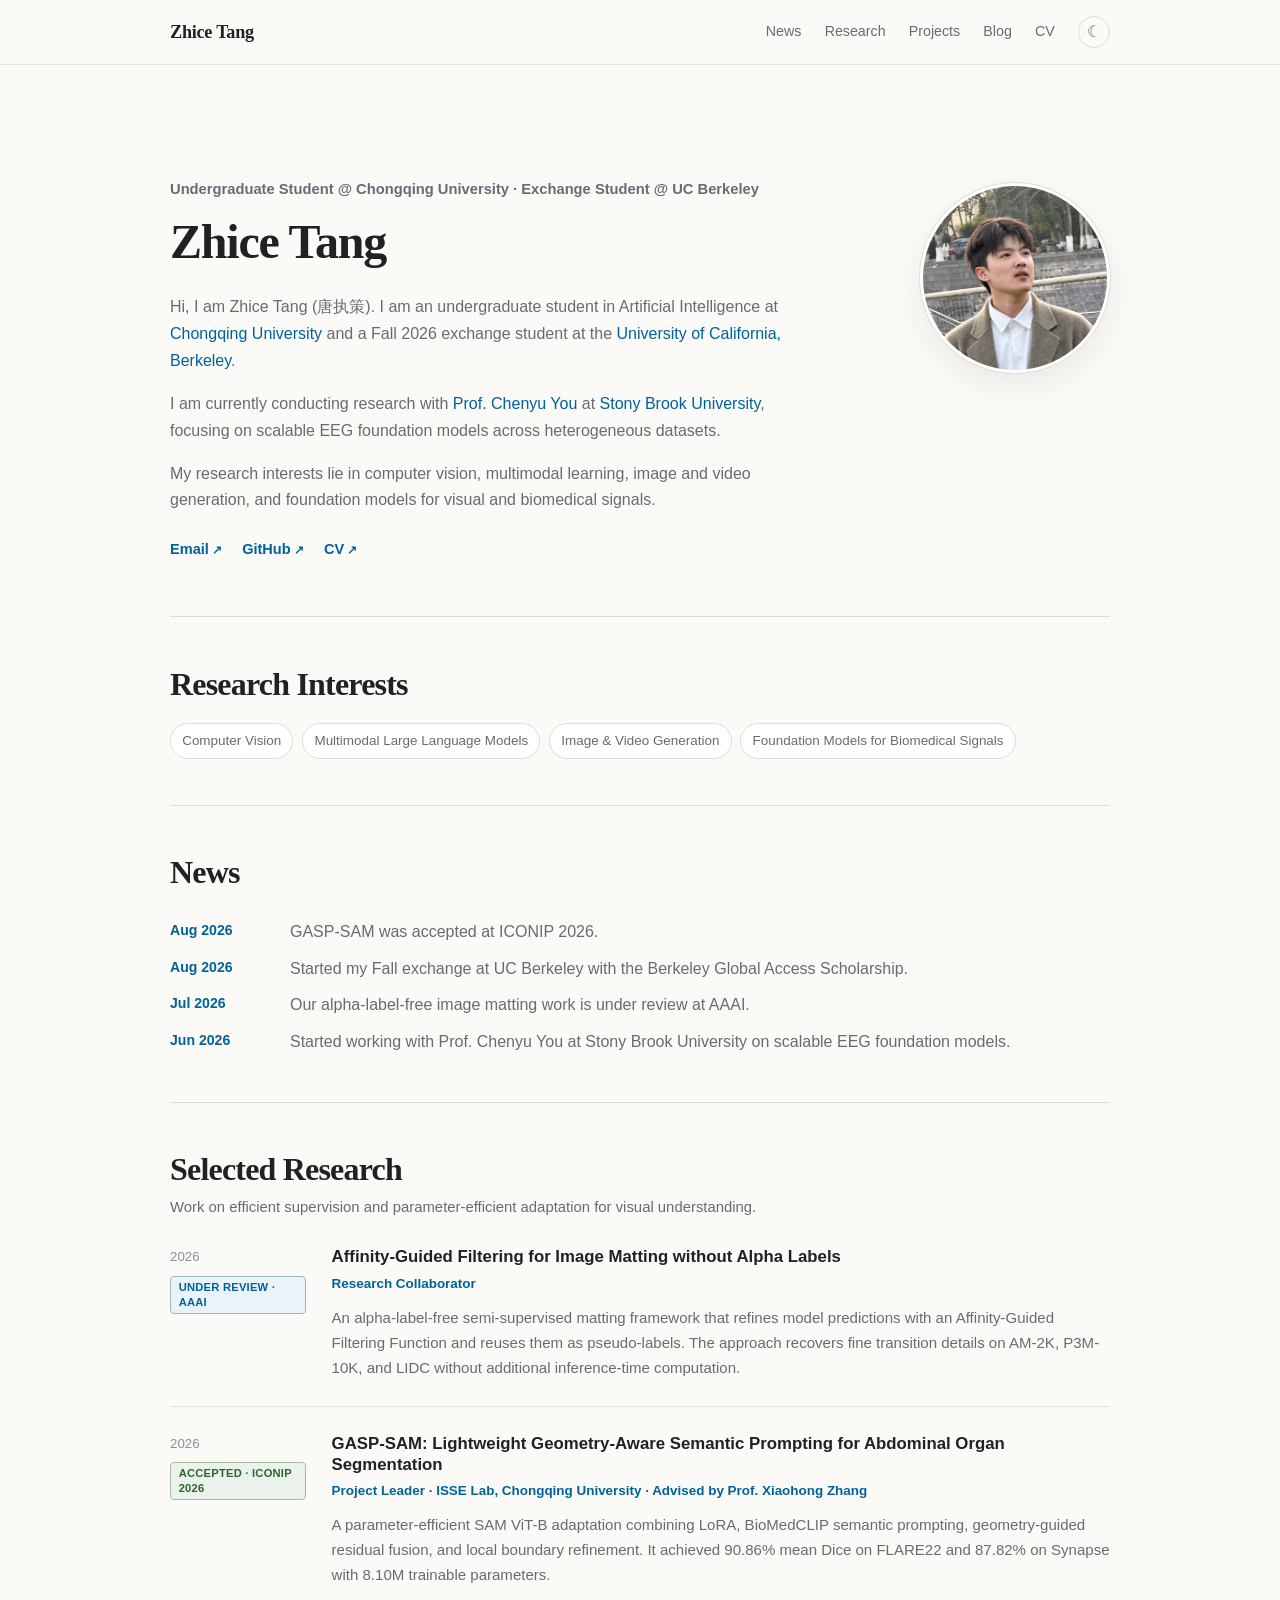
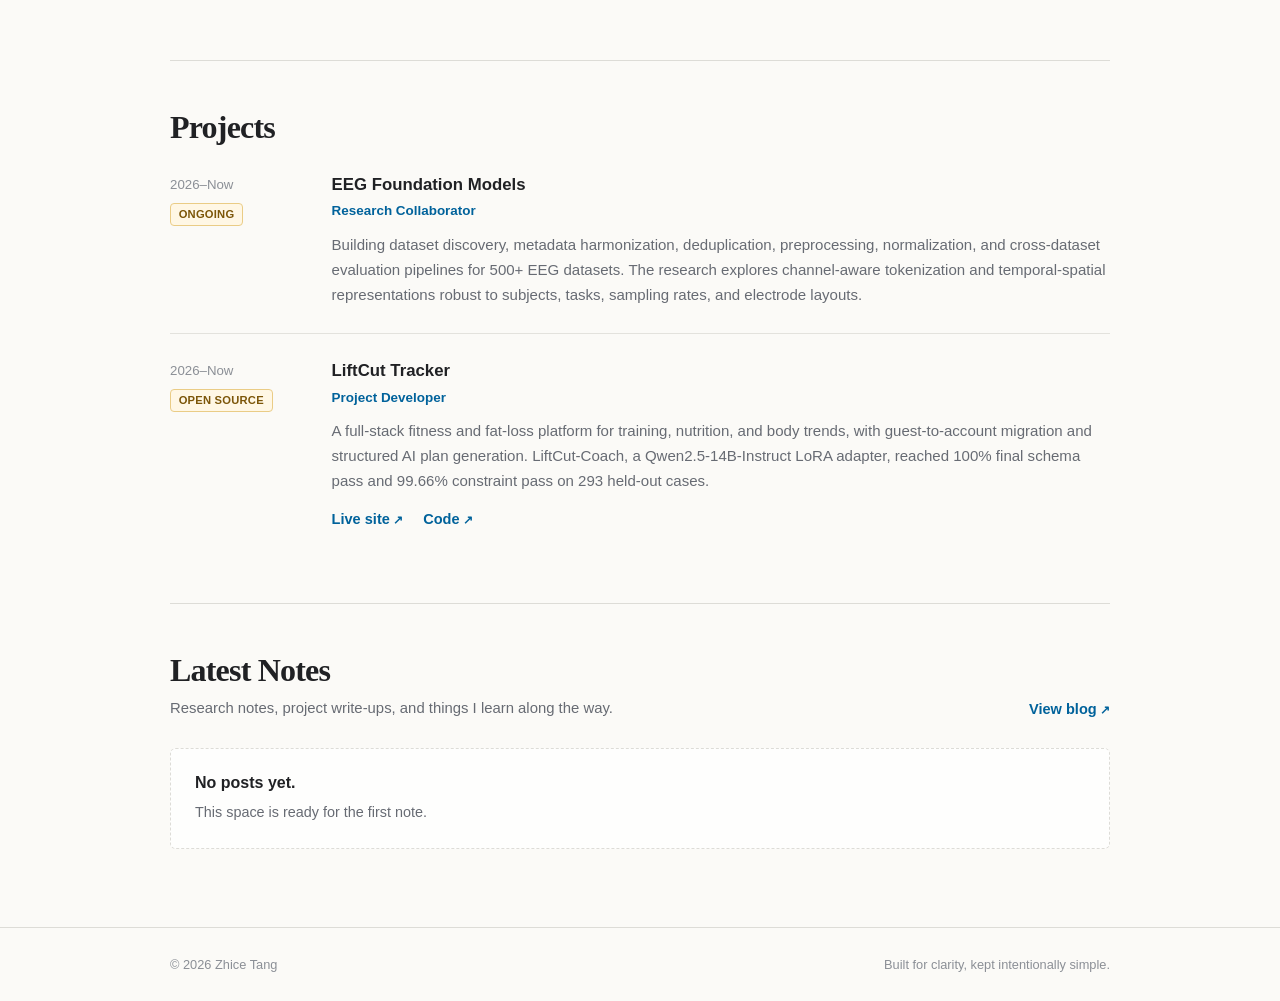
<file: index.html>
<!doctype html>
<html lang="en">
<head>
  <meta charset="utf-8">
  <meta name="viewport" content="width=device-width, initial-scale=1">
  <meta name="description" content="Zhice Tang is an undergraduate AI researcher at Chongqing University and a Fall 2026 exchange student at UC Berkeley, working with Prof. Chenyu You at Stony Brook University on scalable EEG foundation models.">
  <meta name="author" content="Zhice Tang">
  <meta property="og:title" content="Zhice Tang">
  <meta property="og:description" content="Research, projects, and notes from Zhice Tang.">
  <meta property="og:type" content="website">
  <meta property="og:url" content="https://townzc.github.io/">
  <title>Zhice Tang</title>
  <link rel="stylesheet" href="style-20260827.css">
  <script>
    const savedTheme = localStorage.getItem("theme");
    const preferredTheme = window.matchMedia("(prefers-color-scheme: dark)").matches ? "dark" : "light";
    document.documentElement.dataset.theme = savedTheme || preferredTheme;
  </script>
  <script type="application/ld+json">
    {
      "@context": "https://schema.org",
      "@type": "Person",
      "name": "Zhice Tang",
      "alternateName": "唐执策",
      "url": "https://townzc.github.io/",
      "email": "mailto:townzc1@gmail.com",
      "jobTitle": "Undergraduate AI Researcher",
      "affiliation": [
        {"@type": "CollegeOrUniversity", "name": "Chongqing University"},
        {"@type": "CollegeOrUniversity", "name": "University of California, Berkeley"}
      ],
      "sameAs": ["https://github.com/Townzc"]
    }
  </script>
</head>
<body data-page="home">
  <a class="skip-link" href="#main-content">Skip to content</a>

  <header class="site-header">
    <nav class="nav container" aria-label="Primary navigation">
      <a class="wordmark" href="#top" aria-label="Zhice Tang, home">Zhice Tang</a>
      <button class="menu-toggle" type="button" aria-expanded="false" aria-controls="nav-links">
        <span class="sr-only">Open navigation</span>
        <span></span><span></span><span></span>
      </button>
      <div class="nav-links" id="nav-links">
        <a href="#news">News</a>
        <a href="#research">Research</a>
        <a href="#projects">Projects</a>
        <a href="blog/">Blog</a>
        <a href="assets/docs/Zhice_Tang_cv.pdf" target="_blank" rel="noopener">CV</a>
        <button class="theme-toggle" type="button" aria-label="Switch color theme" title="Switch color theme">
          <span class="theme-icon" aria-hidden="true"></span>
        </button>
      </div>
    </nav>
  </header>

  <main class="container" id="main-content">
    <section class="intro" id="top" aria-labelledby="intro-title">
      <figure class="profile">
        <img src="assets/images/profile-20260826-v2.jpg" alt="Portrait of Zhice Tang" width="800" height="800">
      </figure>

      <div class="intro-copy">
        <p class="role">Undergraduate Student @ Chongqing University · Exchange Student @ UC Berkeley</p>
        <h1 id="intro-title">Zhice Tang</h1>

        <p>
          Hi, I am Zhice Tang (唐执策). I am an undergraduate student in Artificial Intelligence at
          <a href="https://english.cqu.edu.cn/" target="_blank" rel="noopener">Chongqing University</a>
          and a Fall 2026 exchange student at the
          <a href="https://www.berkeley.edu/" target="_blank" rel="noopener">University of California, Berkeley</a>.
        </p>
        <p>
          I am currently conducting research with
          <a href="https://chenyuyou.me/index.html" target="_blank" rel="noopener">Prof. Chenyu You</a>
          at <a href="https://www.stonybrook.edu/" target="_blank" rel="noopener">Stony Brook University</a>,
          focusing on scalable EEG foundation models across heterogeneous datasets.
        </p>
        <p>
          My research interests lie in computer vision, multimodal learning, image and video generation,
          and foundation models for visual and biomedical signals.
        </p>

        <div class="contact-links" aria-label="Contact and profile links">
          <a href="mailto:townzc1@gmail.com">Email</a>
          <a href="https://github.com/Townzc" target="_blank" rel="noopener">GitHub</a>
          <a href="assets/docs/Zhice_Tang_cv.pdf" target="_blank" rel="noopener">CV</a>
        </div>
      </div>
    </section>

    <section class="section" aria-labelledby="interests-title">
      <h2 id="interests-title">Research Interests</h2>
      <ul class="interest-list">
        <li>Computer Vision</li>
        <li>Multimodal Large Language Models</li>
        <li>Image &amp; Video Generation</li>
        <li>Foundation Models for Biomedical Signals</li>
      </ul>
    </section>

    <section class="section" id="news" aria-labelledby="news-title">
      <div class="section-heading">
        <h2 id="news-title">News</h2>
      </div>
      <div class="news-list">
        <p><time datetime="2026-08">Aug 2026</time><span>GASP-SAM was accepted at ICONIP 2026.</span></p>
        <p><time datetime="2026-08">Aug 2026</time><span>Started my Fall exchange at UC Berkeley with the Berkeley Global Access Scholarship.</span></p>
        <p><time datetime="2026-07">Jul 2026</time><span>Our alpha-label-free image matting work is under review at AAAI.</span></p>
        <p><time datetime="2026-06">Jun 2026</time><span>Started working with Prof. Chenyu You at Stony Brook University on scalable EEG foundation models.</span></p>
      </div>
    </section>

    <section class="section" id="research" aria-labelledby="research-title">
      <div class="section-heading">
        <h2 id="research-title">Selected Research</h2>
        <p>Work on efficient supervision and parameter-efficient adaptation for visual understanding.</p>
      </div>

      <div class="work-list">
        <article class="work-item">
          <div class="work-meta"><span>2026</span><span class="status">Under Review · AAAI</span></div>
          <div class="work-content">
            <h3>Affinity-Guided Filtering for Image Matting without Alpha Labels</h3>
            <p class="work-role">Research Collaborator</p>
            <p>
              An alpha-label-free semi-supervised matting framework that refines model predictions with an
              Affinity-Guided Filtering Function and reuses them as pseudo-labels. The approach recovers fine
              transition details on AM-2K, P3M-10K, and LIDC without additional inference-time computation.
            </p>
          </div>
        </article>

        <article class="work-item">
          <div class="work-meta"><span>2026</span><span class="status accepted">Accepted · ICONIP 2026</span></div>
          <div class="work-content">
            <h3>GASP-SAM: Lightweight Geometry-Aware Semantic Prompting for Abdominal Organ Segmentation</h3>
            <p class="work-role">
              Project Leader · ISSE Lab, Chongqing University · Advised by
              <a href="https://www.cse.cqu.edu.cn/info/2165/8498.htm" target="_blank" rel="noopener">Prof. Xiaohong Zhang</a>
            </p>
            <p>
              A parameter-efficient SAM ViT-B adaptation combining LoRA, BioMedCLIP semantic prompting,
              geometry-guided residual fusion, and local boundary refinement. It achieved 90.86% mean Dice on
              FLARE22 and 87.82% on Synapse with 8.10M trainable parameters.
            </p>
          </div>
        </article>
      </div>
    </section>

    <section class="section" id="projects" aria-labelledby="projects-title">
      <div class="section-heading">
        <h2 id="projects-title">Projects</h2>
      </div>

      <div class="work-list">
        <article class="work-item">
          <div class="work-meta"><span>2026–Now</span><span class="status ongoing">Ongoing</span></div>
          <div class="work-content">
            <h3>EEG Foundation Models</h3>
            <p class="work-role">Research Collaborator</p>
            <p>
              Building dataset discovery, metadata harmonization, deduplication, preprocessing, normalization,
              and cross-dataset evaluation pipelines for 500+ EEG datasets. The research explores channel-aware
              tokenization and temporal-spatial representations robust to subjects, tasks, sampling rates, and electrode layouts.
            </p>
          </div>
        </article>

        <article class="work-item">
          <div class="work-meta"><span>2026–Now</span><span class="status product">Open Source</span></div>
          <div class="work-content">
            <h3>LiftCut Tracker</h3>
            <p class="work-role">Project Developer</p>
            <p>
              A full-stack fitness and fat-loss platform for training, nutrition, and body trends, with guest-to-account
              migration and structured AI plan generation. LiftCut-Coach, a Qwen2.5-14B-Instruct LoRA adapter,
              reached 100% final schema pass and 99.66% constraint pass on 293 held-out cases.
            </p>
            <div class="item-links">
              <a href="https://www.liftcuttracker.com/" target="_blank" rel="noopener">Live site</a>
              <a href="https://github.com/Townzc/liftcut-tracker" target="_blank" rel="noopener">Code</a>
            </div>
          </div>
        </article>
      </div>
    </section>

    <section class="section" id="blog" aria-labelledby="blog-title">
      <div class="section-heading inline-heading">
        <div>
          <h2 id="blog-title">Latest Notes</h2>
          <p>Research notes, project write-ups, and things I learn along the way.</p>
        </div>
        <a class="text-link" href="blog/">View blog</a>
      </div>
      <div id="latest-posts" class="posts-list" aria-live="polite">
        <div class="empty-state">
          <p>No posts yet.</p>
          <span>This space is ready for the first note.</span>
        </div>
      </div>
    </section>
  </main>

  <footer>
    <div class="container footer-inner">
      <p>© <span id="current-year">2026</span> Zhice Tang</p>
      <p>Built for clarity, kept intentionally simple.</p>
    </div>
  </footer>

  <script src="script.js?v=20260826-1"></script>
</body>
</html>
</file>
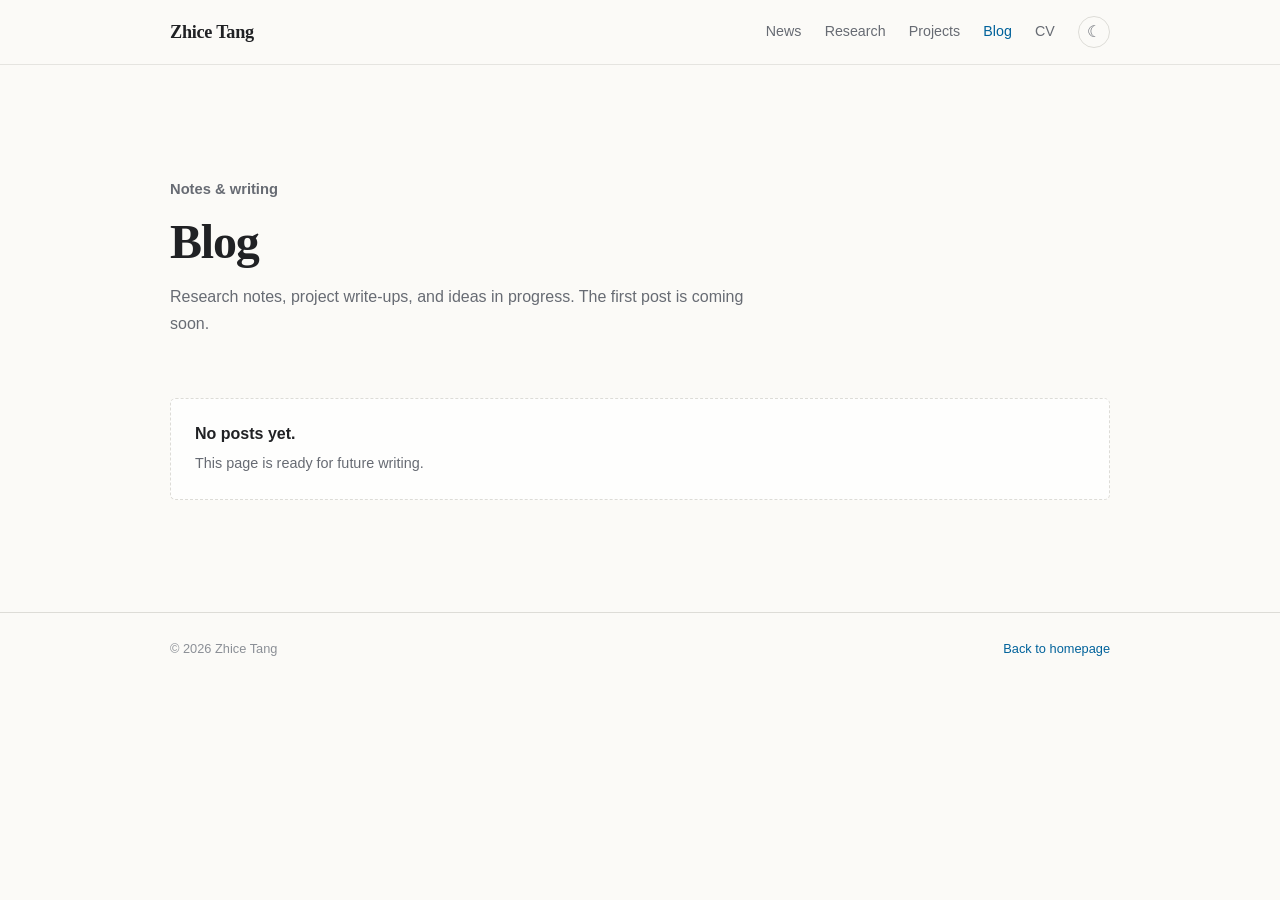
<file: blog/index.html>
<!doctype html>
<html lang="en">
<head>
  <meta charset="utf-8">
  <meta name="viewport" content="width=device-width, initial-scale=1">
  <meta name="description" content="Research notes and project write-ups by Zhice Tang.">
  <meta name="author" content="Zhice Tang">
  <title>Blog · Zhice Tang</title>
  <link rel="stylesheet" href="../style-20260827.css">
  <script>
    const savedTheme = localStorage.getItem("theme");
    const preferredTheme = window.matchMedia("(prefers-color-scheme: dark)").matches ? "dark" : "light";
    document.documentElement.dataset.theme = savedTheme || preferredTheme;
  </script>
</head>
<body data-page="blog">
  <a class="skip-link" href="#main-content">Skip to content</a>

  <header class="site-header">
    <nav class="nav container" aria-label="Primary navigation">
      <a class="wordmark" href="../">Zhice Tang</a>
      <button class="menu-toggle" type="button" aria-expanded="false" aria-controls="nav-links">
        <span class="sr-only">Open navigation</span>
        <span></span><span></span><span></span>
      </button>
      <div class="nav-links" id="nav-links">
        <a href="../#news">News</a>
        <a href="../#research">Research</a>
        <a href="../#projects">Projects</a>
        <a href="./" aria-current="page">Blog</a>
        <a href="../assets/docs/Zhice_Tang_cv.pdf" target="_blank" rel="noopener">CV</a>
        <button class="theme-toggle" type="button" aria-label="Switch color theme" title="Switch color theme">
          <span class="theme-icon" aria-hidden="true"></span>
        </button>
      </div>
    </nav>
  </header>

  <main class="container" id="main-content">
    <header class="blog-header">
      <p class="role">Notes &amp; writing</p>
      <h1>Blog</h1>
      <p>Research notes, project write-ups, and ideas in progress. The first post is coming soon.</p>
    </header>

    <section class="blog-list" aria-label="Blog posts">
      <div id="all-posts" class="posts-list" aria-live="polite">
        <div class="empty-state">
          <p>No posts yet.</p>
          <span>This page is ready for future writing.</span>
        </div>
      </div>
    </section>
  </main>

  <footer>
    <div class="container footer-inner">
      <p>© <span id="current-year">2026</span> Zhice Tang</p>
      <p><a href="../">Back to homepage</a></p>
    </div>
  </footer>

  <script src="../script.js?v=20260826-1"></script>
</body>
</html>
</file>
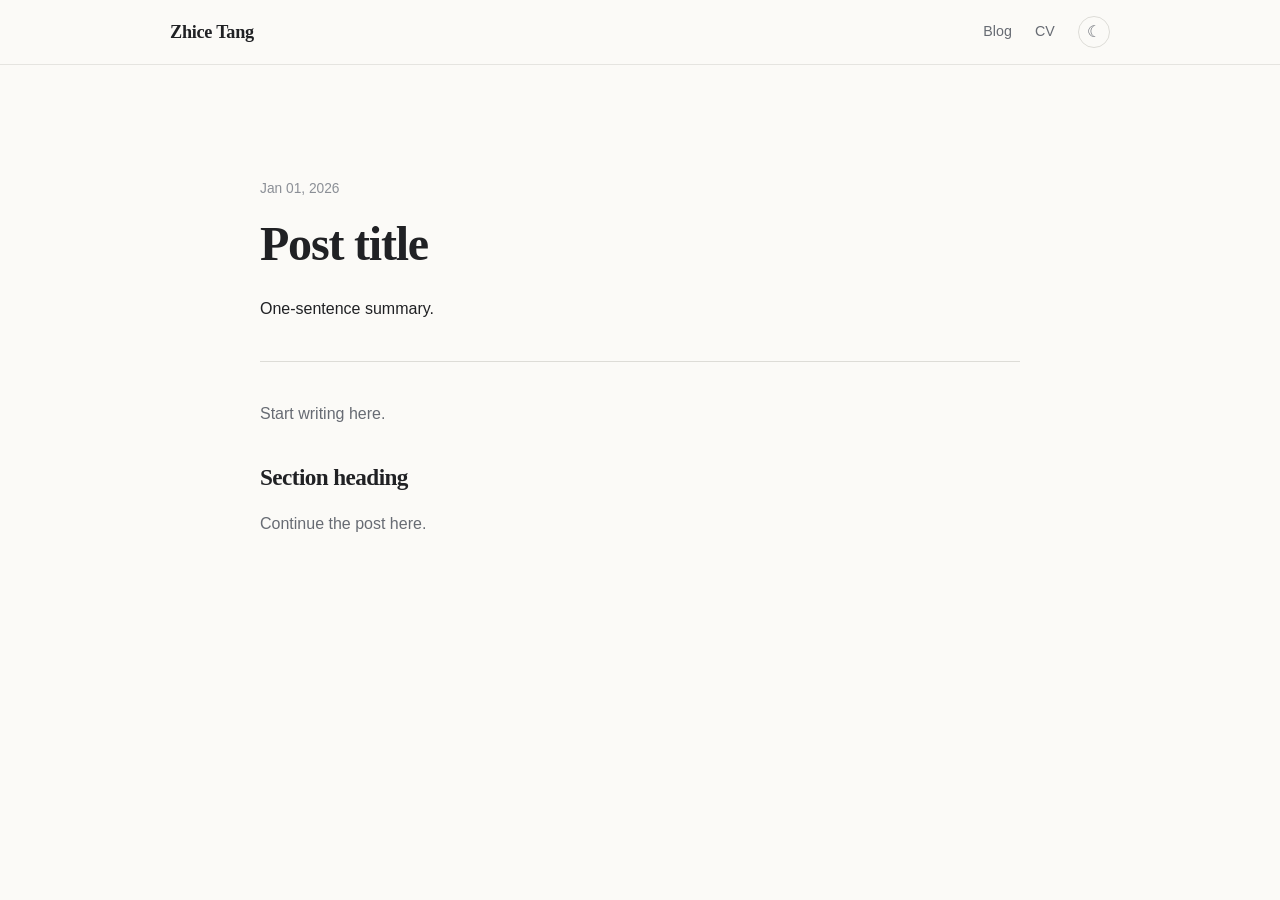
<file: blog/posts/_template.html>
<!doctype html>
<html lang="en">
<head>
  <meta charset="utf-8">
  <meta name="viewport" content="width=device-width, initial-scale=1">
  <meta name="robots" content="noindex">
  <title>Post title · Zhice Tang</title>
  <link rel="stylesheet" href="../../style-20260827.css">
  <script>
    const savedTheme = localStorage.getItem("theme");
    const preferredTheme = window.matchMedia("(prefers-color-scheme: dark)").matches ? "dark" : "light";
    document.documentElement.dataset.theme = savedTheme || preferredTheme;
  </script>
</head>
<body data-page="post">
  <header class="site-header">
    <nav class="nav container" aria-label="Primary navigation">
      <a class="wordmark" href="../../">Zhice Tang</a>
      <button class="menu-toggle" type="button" aria-expanded="false" aria-controls="nav-links">
        <span class="sr-only">Open navigation</span>
        <span></span><span></span><span></span>
      </button>
      <div class="nav-links" id="nav-links">
        <a href="../">Blog</a>
        <a href="../../assets/docs/Zhice_Tang_cv.pdf" target="_blank" rel="noopener">CV</a>
        <button class="theme-toggle" type="button" aria-label="Switch color theme" title="Switch color theme">
          <span class="theme-icon" aria-hidden="true"></span>
        </button>
      </div>
    </nav>
  </header>

  <main class="post-shell">
    <header>
      <p class="post-date"><time datetime="2026-01-01">Jan 01, 2026</time></p>
      <h1>Post title</h1>
      <p>One-sentence summary.</p>
    </header>
    <article>
      <p>Start writing here.</p>
      <h2>Section heading</h2>
      <p>Continue the post here.</p>
    </article>
  </main>

  <script src="../../script.js?v=20260826-1"></script>
</body>
</html>
</file>
<file: style-20260827.css>
:root {
  color-scheme: light;
  --bg: #fbfaf7;
  --surface: #ffffff;
  --text: #202124;
  --muted: #676b73;
  --faint: #8b8f96;
  --border: #dddcd7;
  --accent: #00629b;
  --accent-strong: #003262;
  --accent-soft: #eaf3f8;
  --gold: #fdb515;
  --header-bg: rgba(251, 250, 247, 0.92);
  --shadow: 0 12px 32px rgba(32, 33, 36, 0.08);
  --max-width: 940px;
}

:root[data-theme="dark"] {
  color-scheme: dark;
  --bg: #151719;
  --surface: #1d2023;
  --text: #e9eaec;
  --muted: #b0b3b8;
  --faint: #8d9299;
  --border: #34383d;
  --accent: #7fc1e6;
  --accent-strong: #9bd7f5;
  --accent-soft: #192e3a;
  --gold: #f4c95d;
  --header-bg: rgba(21, 23, 25, 0.92);
  --shadow: 0 12px 32px rgba(0, 0, 0, 0.22);
}

*,
*::before,
*::after {
  box-sizing: border-box;
}

html {
  scroll-behavior: smooth;
  scroll-padding-top: 5rem;
}

body {
  margin: 0;
  background: var(--bg);
  color: var(--text);
  font-family: Inter, ui-sans-serif, -apple-system, BlinkMacSystemFont, "Segoe UI", sans-serif;
  font-size: 16px;
  line-height: 1.68;
  text-rendering: optimizeLegibility;
}

a {
  color: var(--accent);
  text-decoration: none;
  text-underline-offset: 0.18em;
}

a:hover {
  color: var(--accent-strong);
  text-decoration: underline;
}

button,
a {
  -webkit-tap-highlight-color: transparent;
}

button:focus-visible,
a:focus-visible {
  outline: 3px solid color-mix(in srgb, var(--accent) 48%, transparent);
  outline-offset: 3px;
}

.container {
  width: min(calc(100% - 2.5rem), var(--max-width));
  margin-inline: auto;
}

.sr-only,
.skip-link:not(:focus) {
  position: absolute;
  width: 1px;
  height: 1px;
  padding: 0;
  margin: -1px;
  overflow: hidden;
  clip: rect(0, 0, 0, 0);
  white-space: nowrap;
  border: 0;
}

.skip-link {
  position: fixed;
  top: 0.75rem;
  left: 0.75rem;
  z-index: 20;
  padding: 0.55rem 0.85rem;
  border-radius: 0.35rem;
  background: var(--text);
  color: var(--bg);
}

.site-header {
  position: sticky;
  top: 0;
  z-index: 10;
  background: var(--header-bg);
  border-bottom: 1px solid color-mix(in srgb, var(--border) 72%, transparent);
  backdrop-filter: blur(14px);
}

.nav {
  min-height: 4rem;
  display: flex;
  align-items: center;
  justify-content: space-between;
  gap: 1.25rem;
}

.wordmark {
  color: var(--text);
  font-family: Georgia, "Times New Roman", serif;
  font-size: 1.14rem;
  font-weight: 700;
  letter-spacing: -0.015em;
}

.wordmark:hover {
  color: var(--accent);
  text-decoration: none;
}

.nav-links {
  display: flex;
  align-items: center;
  gap: 1.45rem;
}

.nav-links > a {
  color: var(--muted);
  font-size: 0.89rem;
  font-weight: 520;
}

.nav-links > a:hover,
.nav-links > a[aria-current="page"] {
  color: var(--accent);
  text-decoration: none;
}

.menu-toggle,
.theme-toggle {
  border: 0;
  background: transparent;
  color: var(--muted);
  cursor: pointer;
}

.menu-toggle {
  display: none;
  width: 2.5rem;
  height: 2.5rem;
  padding: 0.62rem;
}

.menu-toggle > span:not(.sr-only) {
  display: block;
  width: 100%;
  height: 1.5px;
  margin: 0.28rem 0;
  background: currentColor;
  transition: transform 160ms ease, opacity 160ms ease;
}

.theme-toggle {
  width: 2rem;
  height: 2rem;
  border: 1px solid var(--border);
  border-radius: 50%;
  display: grid;
  place-items: center;
}

.theme-toggle:hover {
  color: var(--accent);
  border-color: var(--accent);
}

.theme-icon::before {
  content: "☾";
  display: block;
  font-size: 1rem;
  line-height: 1;
}

:root[data-theme="dark"] .theme-icon::before {
  content: "☀";
}

.intro {
  display: flow-root;
  padding: clamp(4.5rem, 10vw, 7rem) 0 3.4rem;
}

.role {
  margin: 0 0 0.65rem;
  color: var(--muted);
  font-size: 0.92rem;
  font-weight: 550;
}

h1,
h2,
h3,
p {
  margin-top: 0;
}

h1,
h2,
h3 {
  line-height: 1.26;
}

h1,
h2 {
  font-family: Georgia, "Times New Roman", serif;
  letter-spacing: -0.025em;
}

h1 {
  margin-bottom: 1.35rem;
  font-size: clamp(2.3rem, 5vw, 3rem);
  font-weight: 650;
}

h1 span {
  margin-left: 0.35rem;
  color: var(--faint);
  font-family: ui-serif, "Noto Serif CJK SC", "Songti SC", serif;
  font-size: 0.52em;
  font-weight: 500;
  letter-spacing: 0;
  white-space: nowrap;
}

h2 {
  margin-bottom: 1.2rem;
  font-size: clamp(1.55rem, 3.5vw, 2rem);
  font-weight: 650;
}

h3 {
  margin-bottom: 0.35rem;
  font-size: 1.05rem;
  font-weight: 680;
}

.intro-copy > p:not(.role) {
  max-width: 41rem;
  margin-bottom: 1rem;
  color: var(--muted);
}

.contact-links,
.item-links {
  display: flex;
  flex-wrap: wrap;
  gap: 0.8rem 1.25rem;
}

.contact-links {
  margin-top: 1.45rem;
}

.contact-links a,
.item-links a,
.text-link {
  font-size: 0.91rem;
  font-weight: 650;
}

.contact-links a::after,
.item-links a::after,
.text-link::after {
  content: " ↗";
  font-size: 0.82em;
}

.profile {
  float: right;
  width: 190px;
  margin: 0.35rem 0 1.5rem clamp(2rem, 6vw, 4.5rem);
}

.profile img {
  display: block;
  width: 100%;
  height: auto;
  aspect-ratio: 1;
  object-fit: cover;
  object-position: center;
  border: 3px solid var(--surface);
  border-radius: 50%;
  outline: 1px solid var(--border);
  box-shadow: var(--shadow);
  filter: saturate(0.88) contrast(1.02);
}

.section {
  padding: 2.9rem 0;
  border-top: 1px solid var(--border);
}

.section-heading {
  margin-bottom: 1.65rem;
}

.section-heading h2 {
  margin-bottom: 0.35rem;
}

.section-heading > p,
.inline-heading p {
  margin: 0;
  color: var(--muted);
  font-size: 0.93rem;
}

.inline-heading {
  display: flex;
  align-items: end;
  justify-content: space-between;
  gap: 1.5rem;
}

.interest-list {
  display: flex;
  flex-wrap: wrap;
  gap: 0.55rem;
  margin: 0;
  padding: 0;
  list-style: none;
}

.interest-list li {
  padding: 0.34rem 0.7rem;
  border: 1px solid var(--border);
  border-radius: 999px;
  color: var(--muted);
  background: var(--surface);
  font-size: 0.84rem;
}

.news-list {
  display: grid;
  gap: 0.6rem;
}

.news-list p {
  display: grid;
  grid-template-columns: 6.5rem 1fr;
  gap: 1rem;
  margin: 0;
}

.news-list time {
  color: var(--accent);
  font-size: 0.88rem;
  font-weight: 650;
}

.news-list span {
  color: var(--muted);
}

.work-list {
  display: grid;
}

.work-item {
  display: grid;
  grid-template-columns: 8.5rem minmax(0, 1fr);
  gap: 1.6rem;
  padding: 1.6rem 0;
  border-top: 1px solid color-mix(in srgb, var(--border) 78%, transparent);
}

.work-item:first-child {
  padding-top: 0;
  border-top: 0;
}

.work-meta {
  display: flex;
  flex-direction: column;
  align-items: flex-start;
  gap: 0.45rem;
  color: var(--faint);
  font-size: 0.83rem;
}

.status {
  padding: 0.18rem 0.48rem;
  border: 1px solid color-mix(in srgb, var(--accent) 30%, var(--border));
  border-radius: 0.25rem;
  background: var(--accent-soft);
  color: var(--accent);
  font-size: 0.7rem;
  font-weight: 700;
  letter-spacing: 0.02em;
  line-height: 1.35;
  text-transform: uppercase;
}

.status.accepted {
  border-color: color-mix(in srgb, #2e7d32 32%, var(--border));
  background: color-mix(in srgb, #2e7d32 10%, var(--surface));
  color: color-mix(in srgb, #2e7d32 75%, var(--text));
}

.status.ongoing,
.status.product {
  border-color: color-mix(in srgb, var(--gold) 42%, var(--border));
  background: color-mix(in srgb, var(--gold) 11%, var(--surface));
  color: color-mix(in srgb, #9a6800 75%, var(--text));
}

.work-role {
  margin-bottom: 0.55rem;
  color: var(--accent);
  font-size: 0.84rem;
  font-weight: 600;
}

.work-content > p:not(.work-role) {
  margin-bottom: 0;
  color: var(--muted);
  font-size: 0.94rem;
}

.item-links {
  margin-top: 0.8rem;
}

.posts-list {
  min-height: 5.5rem;
}

.post-item {
  display: grid;
  grid-template-columns: 7rem 1fr;
  gap: 1.5rem;
  padding: 1rem 0;
  border-top: 1px solid var(--border);
}

.post-item time {
  color: var(--faint);
  font-size: 0.82rem;
}

.post-item h3 {
  margin-bottom: 0.2rem;
}

.post-item p {
  margin-bottom: 0;
  color: var(--muted);
  font-size: 0.9rem;
}

.empty-state {
  padding: 1.35rem 1.5rem;
  border: 1px dashed var(--border);
  border-radius: 0.35rem;
  background: color-mix(in srgb, var(--surface) 70%, transparent);
}

.empty-state p {
  margin-bottom: 0.15rem;
  font-weight: 650;
}

.empty-state span {
  color: var(--muted);
  font-size: 0.9rem;
}

footer {
  margin-top: 2rem;
  padding: 1.6rem 0;
  border-top: 1px solid var(--border);
}

.footer-inner {
  display: flex;
  justify-content: space-between;
  gap: 1rem;
}

.footer-inner p {
  margin: 0;
  color: var(--faint);
  font-size: 0.8rem;
}

.blog-header {
  padding: clamp(4rem, 10vw, 7rem) 0 2.8rem;
}

.blog-header h1 {
  margin-bottom: 0.7rem;
}

.blog-header p {
  max-width: 36rem;
  color: var(--muted);
}

.blog-list {
  padding-bottom: 5rem;
}

.post-shell {
  width: min(calc(100% - 2.5rem), 760px);
  margin-inline: auto;
  padding: clamp(4rem, 10vw, 7rem) 0;
}

.post-shell header {
  margin-bottom: 2.4rem;
  padding-bottom: 1.4rem;
  border-bottom: 1px solid var(--border);
}

.post-shell .post-date {
  color: var(--faint);
  font-size: 0.86rem;
}

.post-shell article {
  color: var(--muted);
}

.post-shell article h2 {
  margin-top: 2.2rem;
  color: var(--text);
  font-size: 1.45rem;
}

@media (max-width: 720px) {
  .container {
    width: min(calc(100% - 2rem), var(--max-width));
  }

  .menu-toggle {
    display: block;
  }

  .menu-toggle[aria-expanded="true"] > span:nth-child(2) {
    transform: translateY(5.5px) rotate(45deg);
  }

  .menu-toggle[aria-expanded="true"] > span:nth-child(3) {
    opacity: 0;
  }

  .menu-toggle[aria-expanded="true"] > span:nth-child(4) {
    transform: translateY(-5.5px) rotate(-45deg);
  }

  .nav-links {
    position: absolute;
    top: 4rem;
    left: 0;
    right: 0;
    display: none;
    align-items: stretch;
    flex-direction: column;
    gap: 0;
    padding: 0.65rem 1rem 1rem;
    border-bottom: 1px solid var(--border);
    background: var(--bg);
    box-shadow: 0 12px 24px rgba(0, 0, 0, 0.08);
  }

  .nav-links.is-open {
    display: flex;
  }

  .nav-links > a {
    padding: 0.68rem 0.25rem;
  }

  .theme-toggle {
    margin: 0.45rem 0 0 0.1rem;
  }

  .intro {
    padding-top: 3.8rem;
  }

  .profile {
    float: none;
    width: min(40vw, 150px);
    margin: 0 0 1.75rem;
  }

  .news-list p,
  .work-item,
  .post-item {
    grid-template-columns: 1fr;
    gap: 0.4rem;
  }

  .work-meta {
    flex-direction: row;
    align-items: center;
    gap: 0.7rem;
  }

  .inline-heading,
  .footer-inner {
    align-items: flex-start;
    flex-direction: column;
  }
}

@media (prefers-reduced-motion: reduce) {
  html {
    scroll-behavior: auto;
  }

  *,
  *::before,
  *::after {
    scroll-behavior: auto !important;
    transition-duration: 0.01ms !important;
  }
}
</file>
